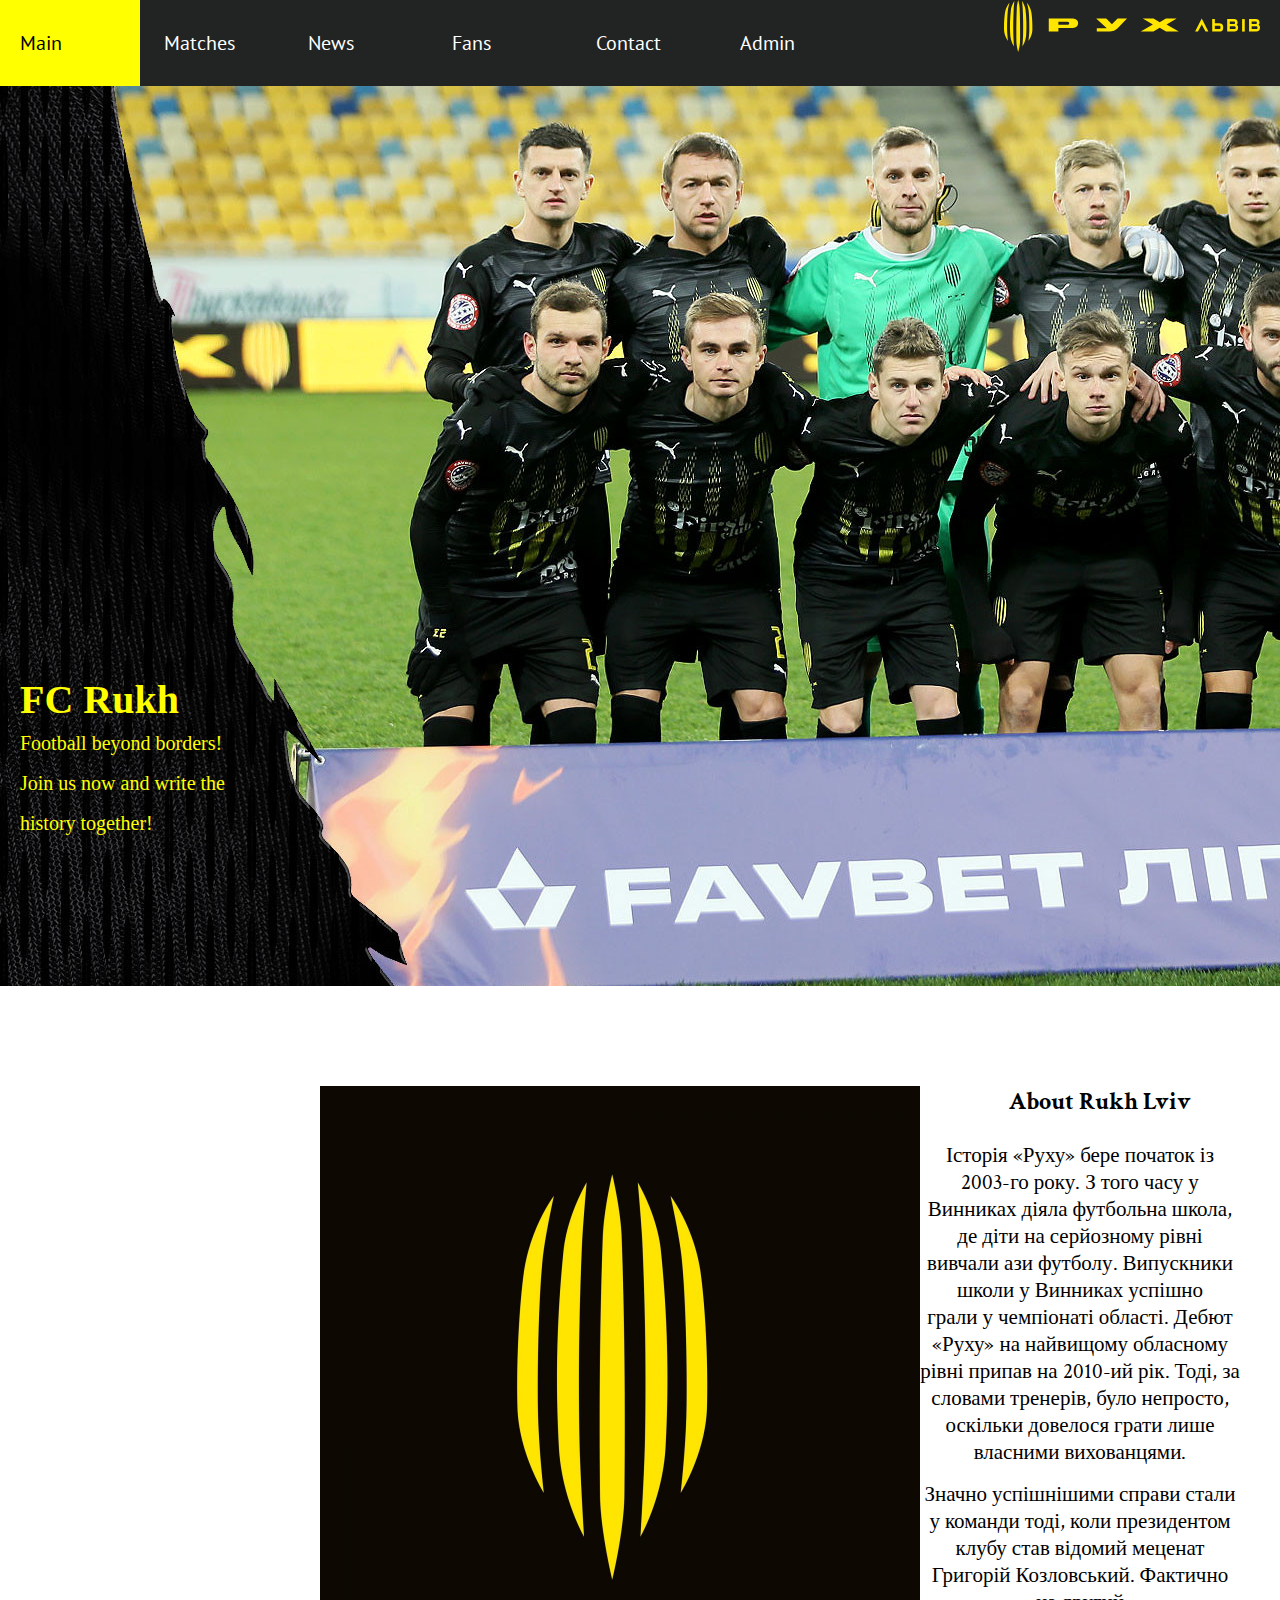
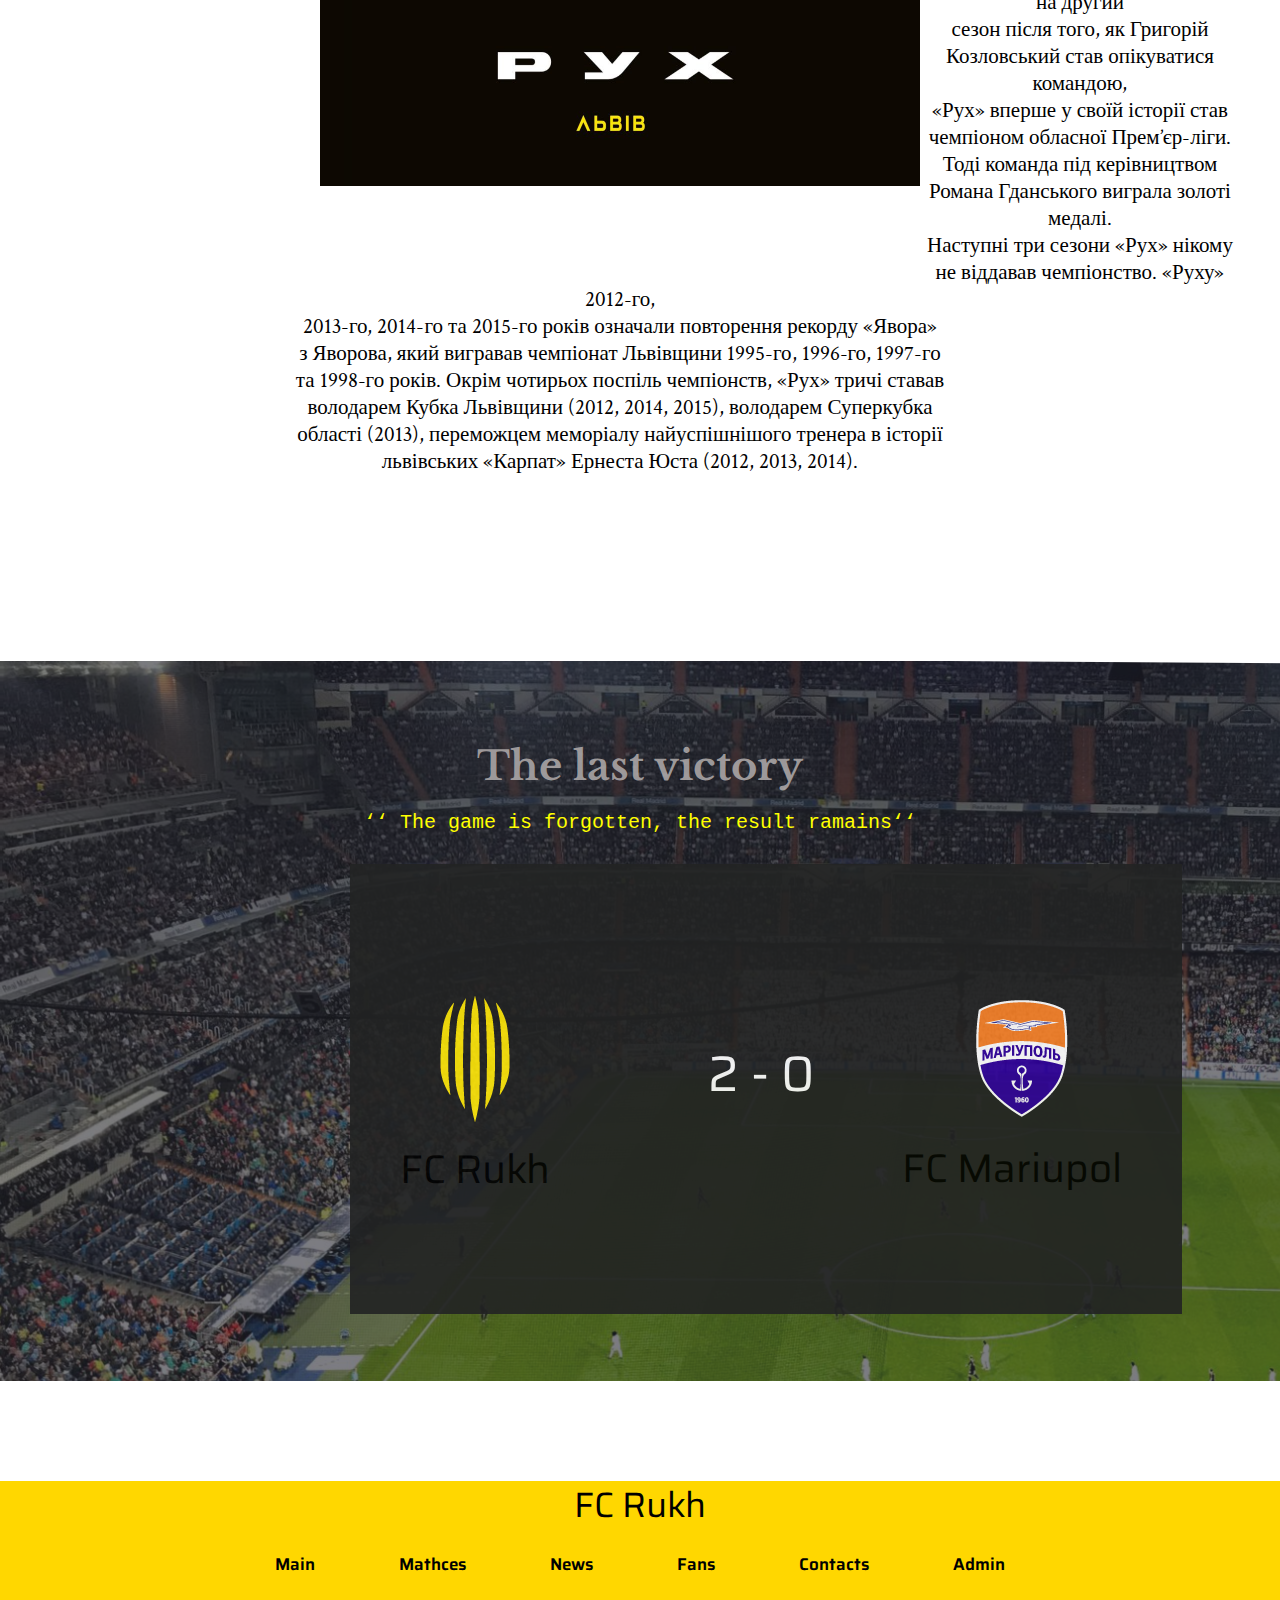
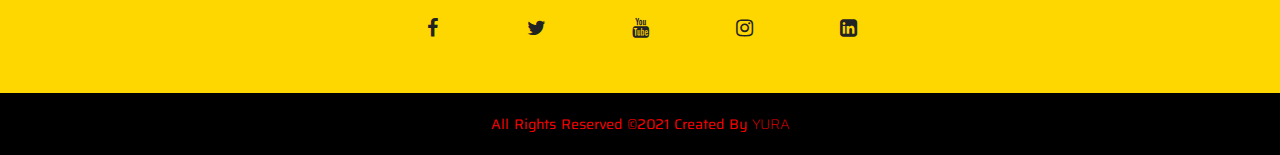
<file: index.html>
<!DOCTYPE html>
<html lang="en">
<head>
	<meta charset="UTF-8">
	<meta http-equiv="X-UA-Compatible" content="IE=edge">
	<meta name="viewport" content="width=device-width, initial-scale=1.0">
	<link rel="stylesheet" href="css/index.css">
	<link rel="stylesheet" href="https://cdnjs.cloudflare.com/ajax/libs/font-awesome/4.7.0/css/font-awesome.min.css" />
	<title>FK Rukh</title>
</head>
<body>
	<nav>
		<ul>
			<li><a href="index.html">Main</a></li>
		 	<li><a href="#">Matches</a>
			<ul>
				<li><a href="#">Calendar of Matches</a></li>
				<li><a href="#">Next game</a></li>
				<li><a href="#">Raitings</a></li>
			</ul>
		 	</li>
		  	<li><a href="">News</a></li>
		  	<li><a href="fans.html">Fans</a></li>
		  	<li><a href="">Contact</a></li>
		  	<li><a href="">Admin</a></li>
		  <img class="logotype__nav" src="img/img/logotype_header.svg" alt="Logotype FK Rukh">
		</ul>
	</nav>
	<header>
		<div class="banner-fkrukh">
			<div class="box-fkrukh">
				<div class="img-team-rukh">
					<h1>FC Rukh</h1>
					<p>Football beyond borders! <br> Join us now and write the <br>history together!</p>
				</div>
			</div>
		</div>
	</header>
	<content>
		<div class="container">
			<img src="img/img/about-us.jfif" alt="Photo Out Team FK Rukh">
			<h2>About Rukh Lviv</h2>
			<p>Історія «Руху» бере початок із 2003-го року. З того часу у<br> Винниках діяла футбольна школа, де діти на серйозному рівні<br> вивчали ази футболу. Випускники школи у Винниках успішно<br> грали у чемпіонаті області. Дебют «Руху» на найвищому обласному<br> рівні припав на 2010-ий рік. Тоді, за словами тренерів, було непросто,<br> оскільки довелося грати лише власними вихованцями.</p>
			<p>Значно успішнішими справи стали у команди тоді, коли президентом<br>клубу став відомий меценат Григорій Козловський. Фактично на другий<br> сезон після того, як Григорій Козловський став опікуватися командою,<br> «Рух» вперше у своїй історії став чемпіоном обласної Прем’єр-ліги.<br> Тоді команда під керівництвом Романа Гданського виграла золоті медалі.<br> Наступні три сезони «Рух» нікому не віддавав чемпіонство. «Руху» 2012-го, <br>2013-го, 2014-го та 2015-го років означали повторення рекорду «Явора»<br> з Яворова, який вигравав чемпіонат Львівщини 1995-го, 1996-го, 1997-го<br> та 1998-го років. Окрім чотирьох поспіль чемпіонств, «Рух» тричі ставав<br> володарем Кубка Львівщини (2012, 2014, 2015), володарем Суперкубка <br>області (2013), переможцем меморіалу найуспішнішого тренера в історії<br> львівських «Карпат» Ернеста Юста (2012, 2013, 2014).</p>
			<div class="button-more">
				<a href="#main" class="butt-more-about-us">More about Us</a>
			</div>
		</div>
		<div class="new-slide">
			<div class="stadium-rukh">
				<div class="last-game">
					<h3>The last victory</h3>
				</div>
				<div class="quote">
					<p>&lsquo;&lsquo; The game is forgotten, the result ramains&lsquo;&lsquo;</p>
				</div>
				<div class="tabel-for-result">
					<div class="team-rukh">
						<img  src="img/img/icon-rukh-main.png" alt="FC Rukh">
						<p>FC Rukh</p>
					</div>
					<div class="score">
						<p>2 - 0</p>
					</div>
					<div class="team-mariupol">
						<img src="img/img/icon-mariupol-main.png" alt="FC Mariupol">
						<p>FC Mariupol</p>
					</div>
				</div>
			</div>
		</div>
	</content>
	<footer>
		<div class="footer-content">
			<h4>FC Rukh</h4>
			<div class="footer-nav">
				<a href="index.html">Main</a>
				<a href="#mathes">Mathces</a>
				<a href="#news">News</a>
				<a href="fans.html">Fans</a>
				<a href="#contacts">Contacts</a>
				<a href="#admin">Admin</a>
			</div>
			<ul class="socials">
				<li><a href="#"><i class="fa fa-facebook"></i></a></li>
				<li><a href="#"><i class="fa fa-twitter"></i></a></li>
				<li><a href="#"><i class="fa fa-youtube"></i></a></li>
				<li><a href="#"><i class="fa fa-instagram"></i></a></li>
				<li><a href="#"><i class="fa fa-linkedin-square"></i></a></li>
			</ul>
		</div>
		<div class="footer-boottom">
			<p>all rights reserved &copy;2021 created by <span>yura</span></p>
		</div>
	</footer>  
</body>
</html>
</file>
<file: css/index.css>
@import url('https://fonts.googleapis.com/css2?family=Libre+Baskerville:wght@700&display=swap');
@import url('https://fonts.googleapis.com/css2?family=Crimson+Text&display=swap');
@import url('https://fonts.googleapis.com/css2?family=Crimson+Text:ital,wght@1,700&display=swap');
@import url('https://fonts.googleapis.com/css2?family=PT+Sans&display=swap');
@import url('https://fonts.googleapis.com/css2?family=Saira:wght@300&display=swap');

:root {
	--origin-color: #222323;
	--font-button-about-us: "PT Sans", sans-serif;
	--yellow-color:	#FFFF00;
	--white-color: #ffffff;
	--font-logotype-top: 'Libre Baskerville', serif;
	--font-about-us: 'Crimson Text', serif;
	--font-quote: 'Noto Sans Mono', monospace;
	--black-color: #000000;
	--font-team: 'Saira', sans-serif;
	--footer-color: rgba(255, 215, 0);
}

* {
	margin: 0;
	padding: 0;
}

/* Nav Menu and Top Logotype */

nav {
	position: sticky;
	width: 100%;
	top: 0;
	z-index: 1; 
}

nav ul {
	list-style: none;
	background-color: var(--origin-color);
}

nav > ul > li {
	display: inline-flex;
	justify-content: left;
}

nav ul::after {
	content: " ";
	display: block;
	clear: both;
}

nav ul li a {
	display: inline-block;
	padding: 30px 20px;
	text-decoration: none;
	color: var(--white-color);
	width: 100px;
	font-size: 20px;
	font-family: var(--font-button-about-us);
}

nav ul li a:hover {
	background-color: var(--yellow-color);
	color: var(--black-color);
}

nav ul ul {
	display: none;
	position: absolute;
}

nav ul li:hover ul {
	display: block;
}

.logotype__nav {
	float: right;
	width: 20%;
	padding-right: 20px;
}

/* Banner TOP */


.box-fkrukh {
	background-image: url(/img/img/photo_team_header.jpeg);
	width: 100%;
	height: 900px;
}

.img-team-rukh {
	padding: 590px 0px 0px 20px;
	color: var(--yellow-color);
	font-family: var(--logotype-top);
	font-size: 20px;
}

.img-team-rukh p {
	line-height: 2;
}

/* About FC Rukh Lviv */

.container {
	margin-top: 100px;
}

.container img {
	float: left;
	margin: 0 0 5em 20em;
	width: 600px;
	height: 700px;
}

.container > h2 {
	position: relative;
	padding-bottom: 25px;
	text-align: center;
	font-family: var(--font-about-us);
}

.container > p {
	position: relative;
	font-size: 21px;
	padding-right: 40px;
	padding-bottom: 15px;
	text-align: center;
	font-family: var(--font-about-us)
}

/* Button More About US */

.container .button-more {
	padding: 40px;
	margin-top: -10px;
	margin-left: 1300px;
}

.butt-more-about-us {
	border: 2px solid var(--origin-color);
	font-size: 15px;
	color: var(--origin-color);
	text-decoration: none;
	width: 142px;
	height: 47px;
	display: block;
	text-align: center;
	line-height: 48px;
	font-family: var(--font-button-about-us);
	position: relative;
	overflow: hidden;
	transition: 0.5s;
}

.butt-more-about-us::before,
.butt-more-about-us::after {
	position: absolute;
	content: "";
	width: 100%;
	height: 100%;
	background-color: var(--origin-color);
	top: 0;
	left: -100%;
	opacity: 0.5;
	z-index: -1;
}

.butt-more-about-us::after {
	opacity: 1;
	transition-delay: 0.2s;
}

.butt-more-about-us:hover {
	color: var(--white-color);
}

.butt-more-about-us:hover::before,
.butt-more-about-us:hover:after {
	left: 0;
	transition: 0.3s;
}

/* SLIDE WITH THE LAST VICTORY */

.new-slide {
	background-image:url(/img/img/photo-stadium.png);
	width: 100%;
	height: 720px;
	margin-top: 50px;
	margin-bottom: 100px;
}

.last-game > h3 {
	font-family: var(--font-logotype-top);
	color: rgba(179, 174, 174, 0.842);
	font-size: 40px;
	text-align: center;
	padding-top: 80px;
}

.quote {
	text-align: center;
	font-family: var(--font-quote);
	color:var(--yellow-color);
	padding-top: 20px;
	font-size: 20px;
}

.tabel-for-result {
	width: 65%;
	height: 450px;
	background-color: var(--origin-color);
	opacity: 0.9;
	text-align: center;
	margin-left: 350px;
	margin-top: 30px;	
}

.team-rukh {
	float: left;
	padding: 120px 0 0 50px;
	
}

.team-rukh > p {
	color: var(--black-color);
	font-family: var(--font-team);
	font-size: 40px;
}

.team-mariupol {
	float: right;
	margin-top: -180px;
	margin-right: 40px;
	 
}

.team-mariupol > p {
	color: var(--black-color);
	font-family: var(--font-team);
	font-size: 40px;
	padding-right: 20px ;
}

.score p {
	color: var(--white-color);
	font-family: var(--font-team);
	font-size: 50px;
	padding: 170px 210px 50px 0;
}

/* FOOTER */

footer {
	background-color:var(--footer-color);
	height: auto;
	width: 100%;
	font-family: var(--font-team);
	color: var(--black-color);
	/* margin-top: -100px; */
}

.footer-content {
	display: flex;
	align-items: center;
	justify-content: center;
	flex-direction: column;
	text-align: center;
}

.footer-content h4 {
	font-size: 2.2rem;
	font-weight: 400;
	text-transform: capitalize;
	line-height: 3rem;
} 

.footer-nav {
	margin-top: 10px;
}

.footer-nav a {
	transition: 0.3s ease; 
	border-top: 4px solid var(--footer-color);
   border-bottom: 4px solid var(--footer-color);
	padding: 10px 0;
   margin: 0 40px;
	font-weight: 600;
	font-family: var(--font-team);
	font-size: 17px;
	text-decoration: none;
	color: var(--black-color);
	line-height: 50px;
}

.footer-nav a:hover {
	border-top: 2px solid #ffffff;
   border-bottom: 2px solid #ffffff;
   padding: 5px 0;
}

 /* Socials */
.socials {
	list-style: none;
	display: flex;
	align-items: center;
	justify-content: center;
	margin: 1rem 0 3rem 0;
}

.socials li {
	margin: 0 30px;
}

.socials a {
	color: var(--origin-color);
  	background: var(--footer-color);
  	border-radius:4px;
  	text-align:center;
  	text-decoration:none; 
  	display: inline-block;
  	width:40px;
  	height:28px;
  	padding-top:12px;
  	margin:0 2px;
  	-o-transition:all .5s;
  	-webkit-transition: all .5s;
  	-moz-transition: all .5s;
  	transition: all .5s;
}

.socials a:hover {
	background: var(--white-color);
}

.socials a i {
	font-size: 20px;
}

.footer-boottom {
	background: #000;
	width: 100%; 
	padding: 20px 0;
	text-align: center;
	color:red;
}

.footer-boottom p {
	font-size: 14px;
	word-spacing: 2px;
	text-transform: capitalize;
}

.footer-boottom span {
	text-transform: uppercase;
	opacity: .9;
	font-weight: 200;
}
</file>
